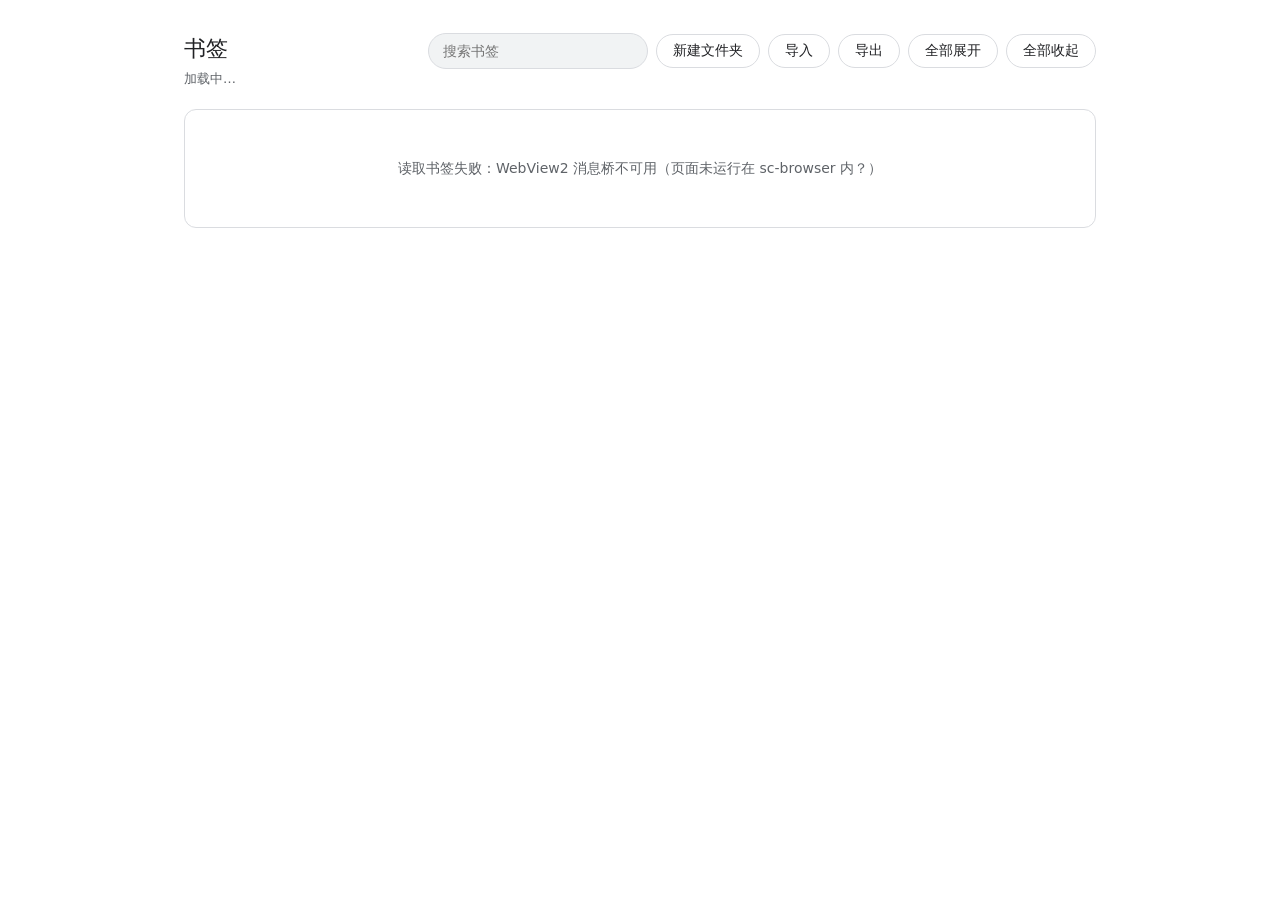
<file: src/ScBrowser/Assets/ui/bookmarks/index.html>
<!DOCTYPE html>
<html lang="zh-CN">

<head>
  <meta charset="utf-8" />
  <title>书签</title>
  <link rel="stylesheet" href="../common/base.css" />
  <link rel="stylesheet" href="bookmarks.css" />
</head>

<body>
  <div class="page">
    <header class="page-header">
      <div>
        <h1 class="page-title">书签</h1>
        <p class="page-subtitle" id="summary">加载中…</p>
      </div>
      <div class="header-actions">
        <input class="input search-input" id="search" type="search" placeholder="搜索书签" />
        <button class="btn" id="new-folder">新建文件夹</button>
        <button class="btn" id="import">导入</button>
        <button class="btn" id="export">导出</button>
        <button class="btn" id="expand-all">全部展开</button>
        <button class="btn" id="collapse-all">全部收起</button>
      </div>
    </header>

    <div class="list" id="list"></div>
  </div>

  <!-- 编辑对话框（新建/编辑书签与文件夹，替代 prompt） -->
  <div class="modal-backdrop" id="edit-backdrop" hidden>
    <div class="modal">
      <h2 class="modal-title" id="edit-title">编辑书签</h2>
      <label class="modal-label" for="edit-name">名称</label>
      <input class="input" id="edit-name" />
      <label class="modal-label" for="edit-url" id="edit-url-label">网址</label>
      <input class="input" id="edit-url" />
      <label class="modal-label" for="edit-folder">文件夹</label>
      <select class="input" id="edit-folder"></select>
      <div class="modal-actions">
        <button class="btn" id="edit-cancel">取消</button>
        <button class="btn btn-primary" id="edit-save">保存</button>
      </div>
    </div>
  </div>

  <!-- 右键菜单 -->
  <div class="context-menu" id="context-menu" hidden></div>

  <script src="../common/browser-api.js"></script>
  <script src="bookmarks.js"></script>
</body>

</html>
</file>
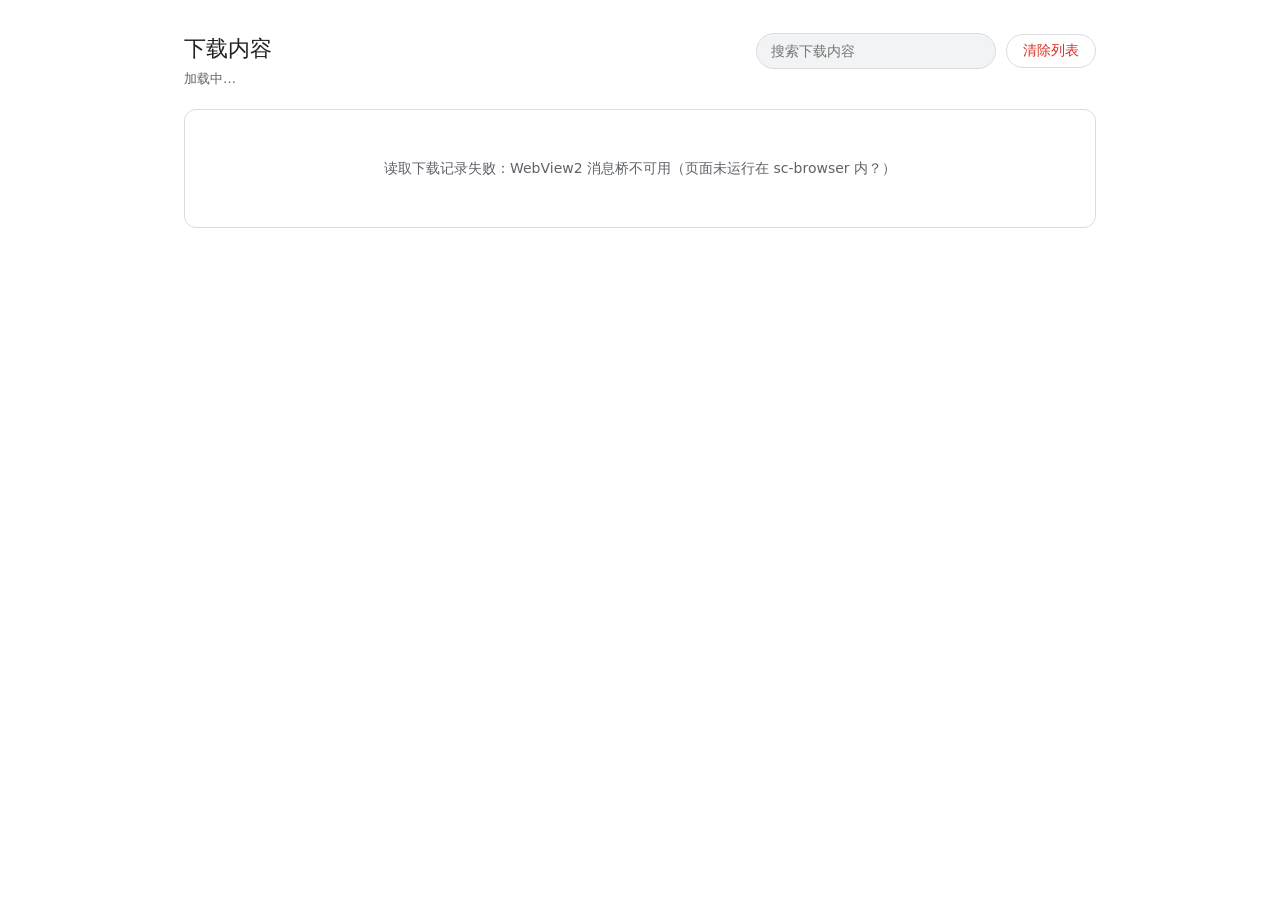
<file: src/ScBrowser/Assets/ui/downloads/index.html>
<!DOCTYPE html>
<html lang="zh-CN">

<head>
  <meta charset="utf-8" />
  <title>下载内容</title>
  <link rel="stylesheet" href="../common/base.css" />
  <link rel="stylesheet" href="downloads.css" />
</head>

<body>
  <div class="page">
    <header class="page-header">
      <div>
        <h1 class="page-title">下载内容</h1>
        <p class="page-subtitle" id="summary">加载中…</p>
      </div>
      <div class="header-actions">
        <input class="input search-input" id="search" type="search" placeholder="搜索下载内容" />
        <button class="btn btn-danger" id="clear-all" title="只清除列表，不删除磁盘上的文件">清除列表</button>
      </div>
    </header>

    <div class="list" id="list"></div>
  </div>

  <script src="../common/browser-api.js"></script>
  <script src="downloads.js"></script>
</body>

</html>
</file>
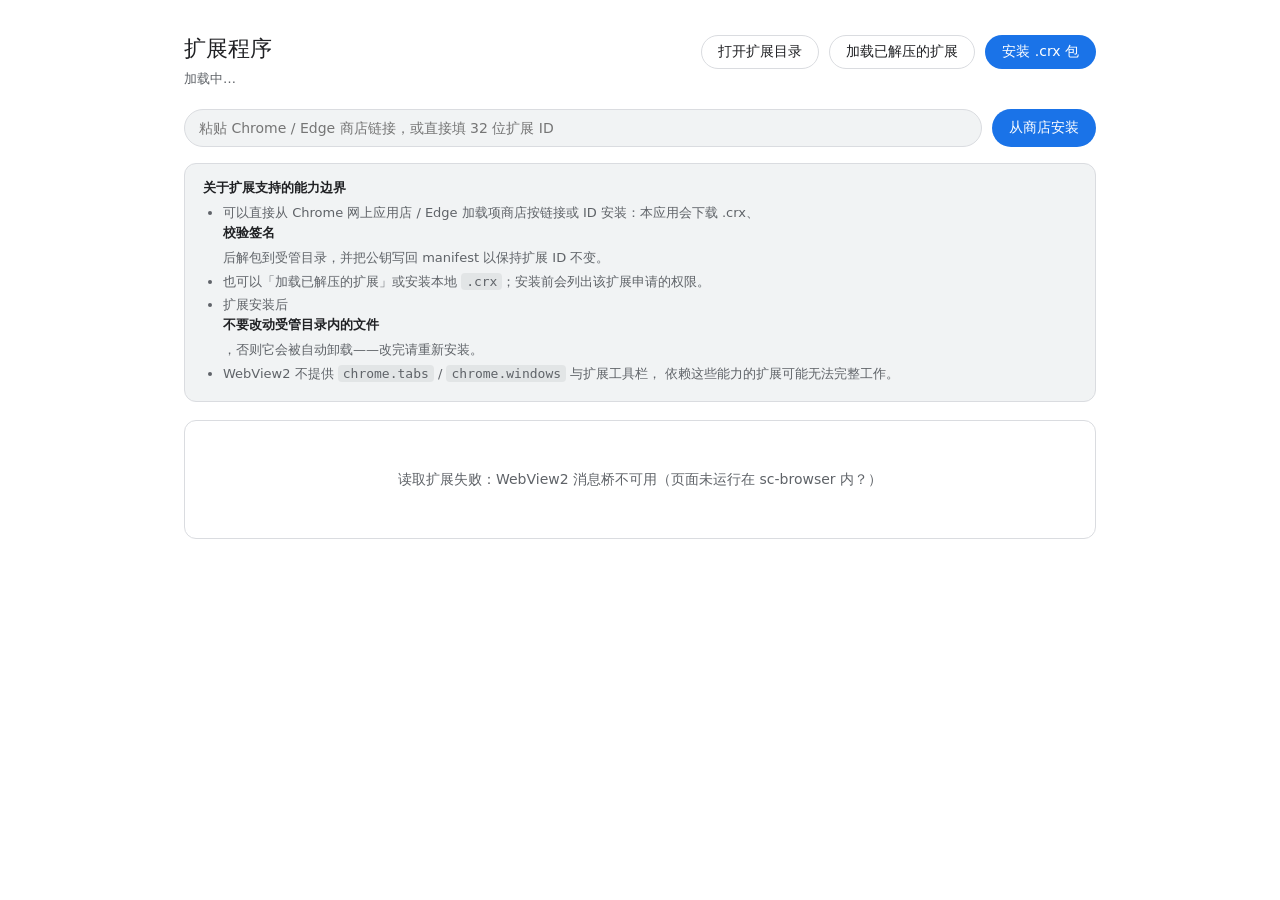
<file: src/ScBrowser/Assets/ui/extensions/index.html>
<!DOCTYPE html>
<html lang="zh-CN">

<head>
  <meta charset="utf-8" />
  <title>扩展程序</title>
  <link rel="stylesheet" href="../common/base.css" />
  <link rel="stylesheet" href="extensions.css" />
</head>

<body>
  <div class="page">
    <header class="page-header">
      <div>
        <h1 class="page-title">扩展程序</h1>
        <p class="page-subtitle" id="summary">加载中…</p>
      </div>
      <div class="header-actions">
        <button class="btn" id="open-folder">打开扩展目录</button>
        <button class="btn" id="install-folder">加载已解压的扩展</button>
        <button class="btn btn-primary" id="install-crx">安装 .crx 包</button>
      </div>
    </header>

    <div class="install-bar">
      <input class="input" id="store-input" type="url"
             placeholder="粘贴 Chrome / Edge 商店链接，或直接填 32 位扩展 ID" />
      <button class="btn btn-primary" id="install-store">从商店安装</button>
    </div>

    <div class="notice">
      <strong>关于扩展支持的能力边界</strong>
      <ul>
        <li>可以直接从 Chrome 网上应用店 / Edge 加载项商店按链接或 ID 安装：本应用会下载 .crx、
          <strong>校验签名</strong>后解包到受管目录，并把公钥写回 manifest 以保持扩展 ID 不变。</li>
        <li>也可以「加载已解压的扩展」或安装本地 <code>.crx</code>；安装前会列出该扩展申请的权限。</li>
        <li>扩展安装后<strong>不要改动受管目录内的文件</strong>，否则它会被自动卸载——改完请重新安装。</li>
        <li>WebView2 不提供 <code>chrome.tabs</code> / <code>chrome.windows</code> 与扩展工具栏，
          依赖这些能力的扩展可能无法完整工作。</li>
      </ul>
    </div>

    <div class="list" id="list"></div>
  </div>

  <script src="../common/browser-api.js"></script>
  <script src="extensions.js"></script>
</body>

</html>
</file>
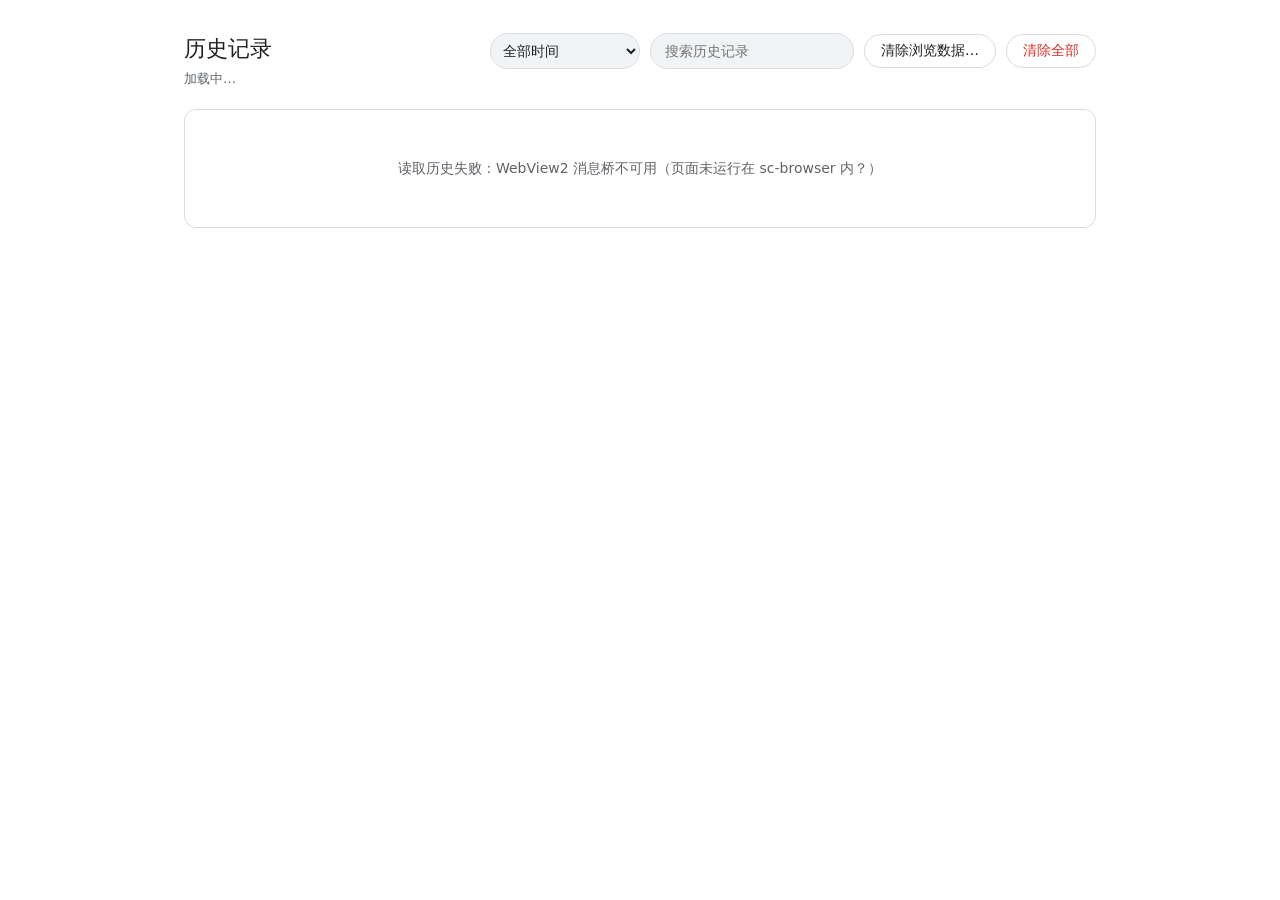
<file: src/ScBrowser/Assets/ui/history/index.html>
<!DOCTYPE html>
<html lang="zh-CN">

<head>
  <meta charset="utf-8" />
  <title>历史记录</title>
  <link rel="stylesheet" href="../common/base.css" />
  <link rel="stylesheet" href="history.css" />
</head>

<body>
  <div class="page">
    <header class="page-header">
      <div>
        <h1 class="page-title">历史记录</h1>
        <p class="page-subtitle" id="summary">加载中…</p>
      </div>
      <div class="header-actions">
        <select class="input" id="range" title="时间范围">
          <option value="all">全部时间</option>
          <option value="today">今天</option>
          <option value="7d">近 7 天</option>
          <option value="30d">近 30 天</option>
        </select>
        <input class="input search-input" id="search" type="search" placeholder="搜索历史记录" />
        <button class="btn" id="clear-data" title="打开设置页清除浏览数据">清除浏览数据…</button>
        <button class="btn btn-danger" id="delete-selected" hidden>删除所选</button>
        <button class="btn btn-danger" id="clear-all">清除全部</button>
      </div>
    </header>

    <div class="list" id="list"></div>
  </div>

  <script src="../common/browser-api.js"></script>
  <script src="history.js"></script>
</body>

</html>
</file>
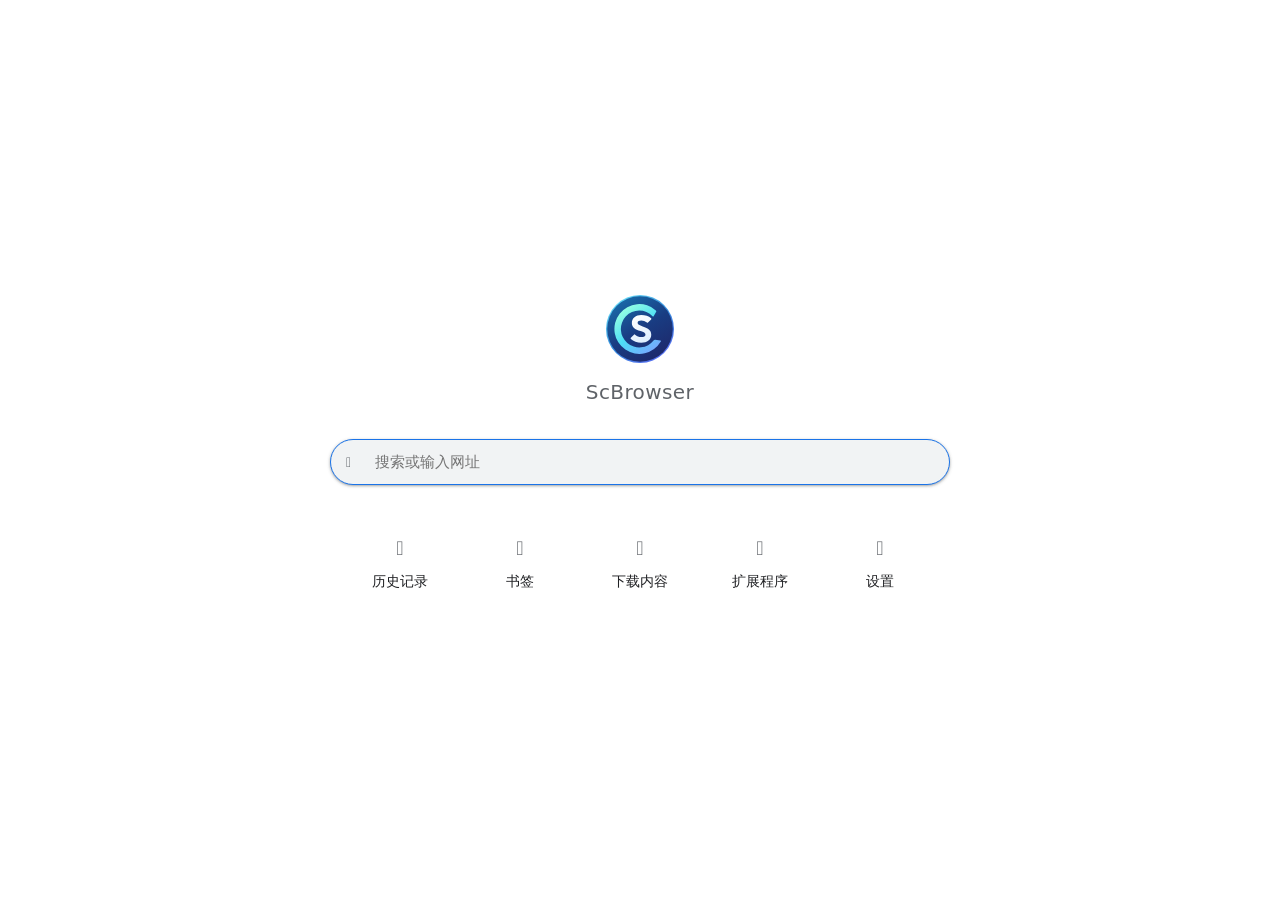
<file: src/ScBrowser/Assets/ui/newtab/index.html>
<!DOCTYPE html>
<html lang="zh-CN">

<head>
  <meta charset="utf-8" />
  <meta name="viewport" content="width=device-width, initial-scale=1" />
  <title>新标签页</title>
  <link rel="stylesheet" href="../common/base.css" />
  <link rel="stylesheet" href="newtab.css" />
</head>

<body>
  <main class="newtab">
    <div class="brand">
      <!-- 用真正的应用图标（SVG，任意尺寸都清晰）；此前这里是一个手写的 "sc" 文本块 -->
      <img class="brand-mark" src="../common/sc-browser.svg" alt="ScBrowser" />
      <div class="brand-name">ScBrowser</div>
    </div>

    <form class="search" id="search-form" autocomplete="off">
      <span class="search-icon">&#xE721;</span>
      <input class="input search-input"
             id="search-input"
             type="text"
             placeholder="搜索或输入网址"
             autofocus />
    </form>

    <nav class="quick-links" id="quick-links">
      <a class="quick-link" href="#" data-target="browser://history">
        <span class="quick-icon">&#xE81C;</span>
        <span>历史记录</span>
      </a>
      <a class="quick-link" href="#" data-target="browser://bookmarks">
        <span class="quick-icon">&#xE734;</span>
        <span>书签</span>
      </a>
      <a class="quick-link" href="#" data-target="browser://downloads">
        <span class="quick-icon">&#xE896;</span>
        <span>下载内容</span>
      </a>
      <a class="quick-link" href="#" data-target="browser://extensions">
        <span class="quick-icon">&#xE71D;</span>
        <span>扩展程序</span>
      </a>
      <a class="quick-link" href="#" data-target="browser://settings">
        <span class="quick-icon">&#xE713;</span>
        <span>设置</span>
      </a>
    </nav>
  </main>

  <script src="../common/browser-api.js"></script>
  <script src="newtab.js"></script>
</body>

</html>
</file>
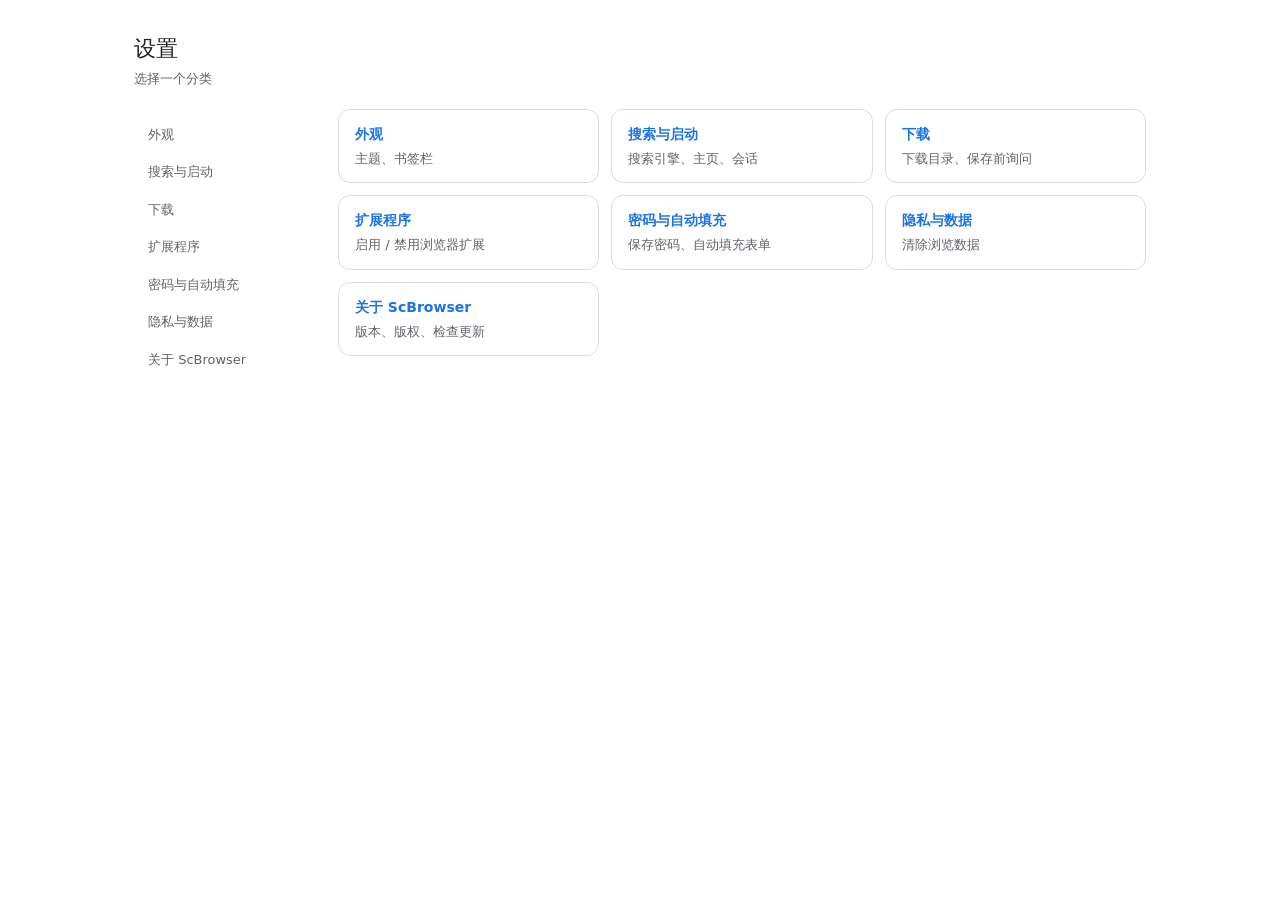
<file: src/ScBrowser/Assets/ui/settings/index.html>
<!DOCTYPE html>
<html lang="zh-CN">

<head>
  <meta charset="utf-8" />
  <title>设置</title>
  <link rel="stylesheet" href="../common/base.css" />
  <link rel="stylesheet" href="settings.css" />
</head>

<body>
  <div class="page">
    <header class="page-header">
      <div>
        <h1 class="page-title" id="page-title">设置</h1>
        <p class="page-subtitle" id="page-subtitle">选择一个分类</p>
      </div>
    </header>

    <!-- Chrome 式布局：左侧分类导航 + 右侧内容。
         每个分类是一个独立页面（hash 路由，如 browser://settings#downloads），
         无 hash 时显示「设置」首页（分类卡片列表）。 -->
    <div class="settings-layout">
      <nav class="settings-nav" id="nav">
        <a href="#appearance" class="nav-item">外观</a>
        <a href="#search-startup" class="nav-item">搜索与启动</a>
        <a href="#downloads" class="nav-item">下载</a>
        <a href="#extensions" class="nav-item">扩展程序</a>
        <a href="#passwords" class="nav-item">密码与自动填充</a>
        <a href="#privacy" class="nav-item">隐私与数据</a>
        <a href="#about" class="nav-item">关于 ScBrowser</a>
      </nav>

      <main class="settings-content" id="content">
        <!-- 设置首页（无 hash 时显示）：分类卡片列表，点击进入对应分类页 -->
        <section class="settings-section" id="home" data-title="设置" data-subtitle="选择一个分类">
          <div class="home-cards">
            <a class="home-card" href="#appearance"><span class="home-card-title">外观</span><span>主题、书签栏</span></a>
            <a class="home-card" href="#search-startup"><span class="home-card-title">搜索与启动</span><span>搜索引擎、主页、会话</span></a>
            <a class="home-card" href="#downloads"><span class="home-card-title">下载</span><span>下载目录、保存前询问</span></a>
            <a class="home-card" href="#extensions"><span class="home-card-title">扩展程序</span><span>启用 / 禁用浏览器扩展</span></a>
            <a class="home-card" href="#passwords"><span class="home-card-title">密码与自动填充</span><span>保存密码、自动填充表单</span></a>
            <a class="home-card" href="#privacy"><span class="home-card-title">隐私与数据</span><span>清除浏览数据</span></a>
            <a class="home-card" href="#about"><span class="home-card-title">关于 ScBrowser</span><span>版本、版权、检查更新</span></a>
          </div>
        </section>

        <!-- 外观 -->
        <section class="settings-section card" id="appearance" data-title="外观" data-subtitle="改动即时生效并自动保存">
          <h2 class="card-title">外观</h2>
          <div class="field">
            <label for="theme">主题</label>
            <select class="input" id="theme">
              <option value="System">跟随系统</option>
              <option value="Light">浅色</option>
              <option value="Dark">深色</option>
            </select>
          </div>
          <div class="field row">
            <label for="show-bookmarks-bar">始终显示书签栏（快捷键 Ctrl+Shift+B）</label>
            <label class="switch">
              <input type="checkbox" id="show-bookmarks-bar" />
              <span class="switch-track"></span>
            </label>
          </div>
          <div class="field row">
            <label for="show-home-button">工具栏显示主页按钮</label>
            <label class="switch">
              <input type="checkbox" id="show-home-button" />
              <span class="switch-track"></span>
            </label>
          </div>
        </section>

        <!-- 搜索与启动 -->
        <section class="settings-section card" id="search-startup" data-title="搜索与启动" data-subtitle="改动即时生效并自动保存">
          <h2 class="card-title">搜索与启动</h2>
          <div class="field">
            <label for="search-template">搜索引擎地址模板</label>
            <input class="input" id="search-template" type="text" spellcheck="false"
                   placeholder="https://www.bing.com/search?q={0}" />
            <p class="hint"><code>{0}</code> 会被替换为 URL 编码后的查询词。</p>
          </div>
          <div class="field">
            <label for="home-page">主页</label>
            <input class="input" id="home-page" type="text" spellcheck="false" />
            <p class="hint">点击工具栏主页按钮时打开；填 <code>browser://newtab</code> 表示新标签页。</p>
          </div>
          <div class="field row">
            <label for="restore-session">启动时恢复上次的标签页</label>
            <label class="switch">
              <input type="checkbox" id="restore-session" />
              <span class="switch-track"></span>
            </label>
          </div>
          <div class="field row">
            <label for="remember-session">退出时保存会话</label>
            <label class="switch">
              <input type="checkbox" id="remember-session" />
              <span class="switch-track"></span>
            </label>
          </div>
        </section>

        <!-- 下载 -->
        <section class="settings-section card" id="downloads" data-title="下载" data-subtitle="改动即时生效并自动保存">
          <h2 class="card-title">下载</h2>
          <div class="field">
            <label for="downloads-folder">下载目录</label>
            <input class="input" id="downloads-folder" type="text" spellcheck="false"
                   placeholder="留空则使用系统「下载」文件夹" />
          </div>
          <div class="field row">
            <label for="ask-where">下载前询问保存位置</label>
            <label class="switch">
              <input type="checkbox" id="ask-where" />
              <span class="switch-track"></span>
            </label>
          </div>
        </section>

        <!-- 扩展 -->
        <section class="settings-section card" id="extensions" data-title="扩展程序" data-subtitle="改动即时生效并自动保存">
          <h2 class="card-title">扩展程序</h2>
          <div class="field row">
            <label for="enable-extensions">启用浏览器扩展</label>
            <label class="switch">
              <input type="checkbox" id="enable-extensions" />
              <span class="switch-track"></span>
            </label>
          </div>
          <p class="hint warn">该开关在 WebView2 环境创建时生效，<strong>改动需要重启应用</strong>。</p>
        </section>

        <!-- 密码与自动填充 -->
        <section class="settings-section card" id="passwords" data-title="密码与自动填充" data-subtitle="改动即时生效并自动保存">
          <h2 class="card-title">密码与自动填充</h2>
          <div class="field row">
            <label for="save-passwords">保存密码</label>
            <label class="switch">
              <input type="checkbox" id="save-passwords" />
              <span class="switch-track"></span>
            </label>
          </div>
          <div class="field row">
            <label for="autofill-forms">自动填充表单</label>
            <label class="switch">
              <input type="checkbox" id="autofill-forms" />
              <span class="switch-track"></span>
            </label>
          </div>
          <p class="hint">密码由浏览器内核保存在本机用户数据目录，不会上传。关闭后新密码不再保存；
            已保存的密码可在「隐私与数据」里删除。</p>
        </section>

        <!-- 隐私与数据 -->
        <section class="settings-section card" id="privacy" data-title="隐私与数据" data-subtitle="改动即时生效并自动保存">
          <h2 class="card-title">隐私与数据</h2>
          <p class="hint">选择要清除的内容，然后点击清除。此操作不可撤销。</p>
          <div class="checkbox-list">
            <label><input type="checkbox" id="clear-cache" /> 缓存的图片与文件</label>
            <label><input type="checkbox" id="clear-cookies" /> Cookie 及网站登录状态</label>
            <label><input type="checkbox" id="clear-storage" /> 网站存储数据（LocalStorage / IndexedDB）</label>
            <label><input type="checkbox" id="clear-passwords" /> 已保存的密码</label>
            <label><input type="checkbox" id="clear-autofill" /> 表单自动填充数据</label>
          </div>
          <button class="btn btn-danger" id="clear-now">清除所选数据</button>
        </section>

        <!-- 关于 ScBrowser（原「关于」弹窗的内容并入此处，Chrome 的 chrome://settings/help 同款） -->
        <section class="settings-section card" id="about" data-title="关于 ScBrowser" data-subtitle="版本、作者与用户数据">
          <div class="about-brand">
            <img class="about-logo" src="../common/sc-browser.svg" alt="ScBrowser" draggable="false" />
            <div class="about-main">
              <p class="about-name">ScBrowser</p>
              <p class="about-meta-line"><span id="about-version">版本 —</span><span class="about-sep">·</span><span id="about-author">作者 @zouv</span></p>
              <p class="about-description">基于 Chromium 内核（WebView2）的 Windows 桌面浏览器，开放源代码。</p>
              <div class="about-actions">
                <button class="btn" id="check-update">检查更新</button>
                <button class="btn" id="open-extensions">打开扩展程序</button>
              </div>
            </div>
          </div>
          <dl class="info" id="app-info">
            <dt>用户数据目录</dt><dd id="info-userdata" class="mono">—</dd>
            <dt>扩展目录</dt><dd id="info-extensions" class="mono">—</dd>
            <dt>书签与历史数据库</dt><dd id="info-db" class="mono">—</dd>
            <dt>日志目录</dt><dd id="info-logs" class="mono">—</dd>
          </dl>
        </section>
      </main>
    </div>
  </div>

  <script src="../common/browser-api.js"></script>
  <script src="settings.js"></script>
</body>

</html>
</file>
<file: src/ScBrowser/Assets/ui/common/base.css>
/*
 * sc-browser 内部页面（WebUI）共用样式令牌。
 * 命名与 WPF 侧 Themes/Theme.Light.xaml 保持一致，便于两套 UI 观感统一。
 * 深色跟随系统（prefers-color-scheme）；后续接入设置页后可由宿主推送主题覆盖。
 */

:root {
  --surface: #ffffff;
  --surface-subtle: #f1f3f4;
  --surface-raised: #ffffff;
  --border: #dadce0;
  --text-primary: #202124;
  --text-secondary: #5f6368;
  --accent: #1a73e8;
  --accent-contrast: #ffffff;
  --danger: #d93025;
  --hover: rgba(60, 64, 67, 0.08);
  --shadow-sm: 0 1px 2px rgba(60, 64, 67, 0.3), 0 1px 3px 1px rgba(60, 64, 67, 0.15);
  --radius-md: 8px;
  --radius-lg: 12px;
  --radius-pill: 999px;
  --font: "Segoe UI", "Microsoft YaHei UI", system-ui, sans-serif;
}

@media (prefers-color-scheme: dark) {
  :root {
    --surface: #202124;
    --surface-subtle: #292a2d;
    --surface-raised: #35363a;
    --border: #3c4043;
    --text-primary: #e8eaed;
    --text-secondary: #9aa0a6;
    --accent: #8ab4f8;
    --accent-contrast: #202124;
    --danger: #f28b82;
    --hover: rgba(232, 234, 237, 0.08);
    --shadow-sm: 0 1px 3px rgba(0, 0, 0, 0.5);
  }
}

* {
  box-sizing: border-box;
}

html,
body {
  margin: 0;
  padding: 0;
  height: 100%;
}

body {
  font-family: var(--font);
  background: var(--surface);
  color: var(--text-primary);
  font-size: 14px;
  line-height: 1.5;
  -webkit-font-smoothing: antialiased;
}

a {
  color: var(--accent);
  text-decoration: none;
}

a:hover {
  text-decoration: underline;
}

button {
  font-family: inherit;
  font-size: inherit;
  cursor: pointer;
}

/* ---------------- 通用容器 ---------------- */

.page {
  max-width: 960px;
  margin: 0 auto;
  padding: 32px 24px 48px;
}

.page-header {
  display: flex;
  align-items: baseline;
  justify-content: space-between;
  gap: 16px;
  margin-bottom: 20px;
}

.page-title {
  font-size: 22px;
  font-weight: 500;
  margin: 0;
}

.page-subtitle {
  color: var(--text-secondary);
  font-size: 13px;
  margin: 4px 0 0;
}

/* ---------------- 按钮 ---------------- */

.btn {
  border: 1px solid var(--border);
  background: var(--surface);
  color: var(--text-primary);
  border-radius: var(--radius-pill);
  padding: 7px 16px;
  transition: background 0.12s ease;
}

.btn:hover {
  background: var(--hover);
}

.btn-primary {
  background: var(--accent);
  border-color: transparent;
  color: var(--accent-contrast);
}

.btn-primary:hover {
  filter: brightness(1.08);
}

.btn-danger {
  color: var(--danger);
  border-color: var(--border);
}

.btn-danger:hover {
  background: var(--hover);
}

.btn:disabled {
  opacity: 0.5;
  cursor: default;
}

/* ---------------- 列表 ---------------- */

.list {
  border: 1px solid var(--border);
  border-radius: var(--radius-lg);
  overflow: hidden;
  background: var(--surface-raised);
}

.list-row {
  display: flex;
  align-items: center;
  gap: 12px;
  padding: 12px 16px;
  border-bottom: 1px solid var(--border);
}

.list-row:last-child {
  border-bottom: none;
}

.list-row:hover {
  background: var(--hover);
}

.list-empty {
  padding: 48px 16px;
  text-align: center;
  color: var(--text-secondary);
}

/* ---------------- 输入框 ---------------- */

.input {
  width: 100%;
  padding: 10px 14px;
  border: 1px solid var(--border);
  border-radius: var(--radius-pill);
  background: var(--surface-subtle);
  color: var(--text-primary);
  font-family: inherit;
  font-size: 14px;
  outline: none;
}

.input:focus {
  border-color: var(--accent);
}

/* ---------------- 开关 ---------------- */

.switch {
  position: relative;
  width: 40px;
  height: 22px;
  flex: 0 0 auto;
}

.switch input {
  opacity: 0;
  width: 0;
  height: 0;
}

.switch-track {
  position: absolute;
  inset: 0;
  background: var(--border);
  border-radius: var(--radius-pill);
  transition: background 0.15s ease;
}

.switch-track::after {
  content: "";
  position: absolute;
  top: 3px;
  left: 3px;
  width: 16px;
  height: 16px;
  border-radius: 50%;
  background: #fff;
  transition: transform 0.15s ease;
}

.switch input:checked + .switch-track {
  background: var(--accent);
}

.switch input:checked + .switch-track::after {
  transform: translateX(18px);
}

/* ---------------- 杂项 ---------------- */

.muted {
  color: var(--text-secondary);
}

.truncate {
  overflow: hidden;
  text-overflow: ellipsis;
  white-space: nowrap;
}

.toast {
  position: fixed;
  left: 50%;
  bottom: 28px;
  transform: translateX(-50%);
  background: var(--surface-raised);
  border: 1px solid var(--border);
  box-shadow: var(--shadow-sm);
  border-radius: var(--radius-md);
  padding: 10px 18px;
  opacity: 0;
  pointer-events: none;
  transition: opacity 0.2s ease;
}

.toast.show {
  opacity: 1;
}
</file>
<file: src/ScBrowser/Assets/ui/bookmarks/bookmarks.css>
.header-actions {
  display: flex;
  align-items: center;
  gap: 8px;
}

.btn-small {
  padding: 4px 10px;
  font-size: 12px;
}

.bookmark-row {
  cursor: default;
  display: flex;
  align-items: center;
  gap: 8px;
}

.folder-row {
  cursor: pointer;
}

.bookmark-icon {
  flex: 0 0 14px;
  color: var(--text-secondary);
  font-size: 12px;
  text-align: center;
}

.bookmark-main {
  flex: 1;
  min-width: 0;
}

.bookmark-title {
  font-weight: 500;
  margin-bottom: 2px;
}

.bookmark-url {
  font-size: 12px;
  color: var(--text-secondary);
}

.bookmark-actions {
  display: flex;
  align-items: center;
  gap: 6px;
  opacity: 0;
}

.list-row:hover .bookmark-actions {
  opacity: 1;
}

.move-picker {
  height: 30px;
  max-width: 220px;
}

.bookmark-children:empty {
  display: none;
}

/* 关键：下面的弹层/菜单都写了 display:flex，会覆盖 hidden 属性的 UA 样式（display:none），
   导致「打开页面就常显、点取消关不掉」——用 !important 把 hidden 的优先级抢回来。 */
[hidden] {
  display: none !important;
}

/* 拖拽落点提示 */
.drop-target {
  outline: 2px dashed var(--accent);
  outline-offset: -2px;
}

/* 编辑对话框（模态） */
.modal-backdrop {
  position: fixed;
  inset: 0;
  background: rgba(0, 0, 0, 0.35);
  display: flex;
  align-items: center;
  justify-content: center;
  z-index: 100;
}

.modal {
  width: 400px;
  max-width: calc(100vw - 48px);
  background: var(--surface);
  border: 1px solid var(--border);
  border-radius: 10px;
  padding: 20px;
  box-shadow: 0 12px 32px rgba(0, 0, 0, 0.3);
  display: flex;
  flex-direction: column;
  gap: 8px;
}

.modal-title {
  font-size: 16px;
  margin: 0 0 6px;
}

.modal-label {
  font-size: 12px;
  color: var(--text-secondary);
}

.modal-actions {
  display: flex;
  justify-content: flex-end;
  gap: 8px;
  margin-top: 10px;
}

/* 右键菜单 */
.context-menu {
  position: fixed;
  z-index: 200;
  min-width: 180px;
  background: var(--surface);
  border: 1px solid var(--border);
  border-radius: 8px;
  padding: 4px;
  box-shadow: 0 8px 24px rgba(0, 0, 0, 0.3);
  display: flex;
  flex-direction: column;
}

.context-menu-item {
  text-align: left;
  background: transparent;
  border: 0;
  border-radius: 4px;
  padding: 7px 12px;
  font-size: 13px;
  color: var(--text-primary);
  cursor: pointer;
}

.context-menu-item:hover {
  background: var(--hover);
}

.context-menu-item.danger {
  color: var(--danger);
}

/* 搜索框（与历史页同款） */
.search-input {
  width: 220px;
  height: 36px;
  padding: 0 14px;
}

.header-actions .btn {
  white-space: nowrap;
}
</file>
<file: src/ScBrowser/Assets/ui/downloads/downloads.css>
.download-row {
  cursor: default;
}

.download-main {
  flex: 1;
  min-width: 0;
}

.download-name {
  font-weight: 500;
  margin-bottom: 2px;
}

.download-meta {
  font-size: 12px;
  color: var(--text-secondary);
}

.progress-track {
  height: 4px;
  border-radius: 2px;
  background: var(--surface-subtle);
  border: 1px solid var(--border);
  margin-top: 8px;
  overflow: hidden;
}

.progress-fill {
  height: 100%;
  background: var(--accent);
  width: 0;
  transition: width 0.15s linear;
}

.download-actions {
  flex: 0 0 auto;
  display: flex;
  align-items: center;
  gap: 8px;
}

.status {
  font-size: 12px;
  padding: 2px 8px;
  border-radius: var(--radius-pill);
  border: 1px solid var(--border);
  color: var(--text-secondary);
  white-space: nowrap;
}

.status-completed {
  color: var(--accent);
  border-color: var(--accent);
}

.status-failed {
  color: var(--danger);
  border-color: var(--danger);
}

.header-actions {
  display: flex;
  align-items: center;
  gap: 10px;
}

.header-actions .btn {
  white-space: nowrap;
}

.search-input {
  width: 240px;
  height: 36px;
  padding: 0 14px;
}

/* 来源 URL 行 */
.download-url {
  font-size: 11px;
  color: var(--text-secondary);
  opacity: 0.85;
  margin-top: 1px;
}
</file>
<file: src/ScBrowser/Assets/ui/extensions/extensions.css>
.header-actions {
  display: flex;
  align-items: center;
  gap: 10px;
  flex-wrap: wrap;
  justify-content: flex-end;
}

.notice {
  border: 1px solid var(--border);
  border-radius: var(--radius-lg);
  padding: 14px 18px;
  margin-bottom: 18px;
  background: var(--surface-subtle);
  font-size: 13px;
  color: var(--text-secondary);
}

.notice strong {
  display: block;
  color: var(--text-primary);
  margin-bottom: 6px;
}

.notice ul {
  margin: 0;
  padding-left: 20px;
}

.notice li {
  margin: 4px 0;
}

.notice code {
  font-family: Consolas, "Cascadia Mono", monospace;
  background: var(--hover);
  padding: 1px 5px;
  border-radius: 4px;
}

.extension-row {
  cursor: default;
}

.extension-main {
  flex: 1;
  min-width: 0;
}

.extension-name {
  font-weight: 500;
  margin-bottom: 2px;
}

.extension-id {
  font-size: 12px;
  color: var(--text-secondary);
  font-family: Consolas, "Cascadia Mono", monospace;
}

.install-bar {
  display: flex;
  gap: 10px;
  margin-bottom: 16px;
}

.install-bar .input {
  flex: 1;
  height: 38px;
  padding: 0 14px;
}

.extension-head {
  display: flex;
  align-items: center;
  gap: 12px;
  margin-bottom: 4px;
}

.extension-icon {
  width: 32px;
  height: 32px;
  border-radius: 6px;
  flex: 0 0 auto;
}

.extension-names {
  min-width: 0;
}

.extension-description {
  margin-top: 4px;
  font-size: 12px;
  color: var(--text-secondary);
  display: -webkit-box;
  -webkit-line-clamp: 2;
  -webkit-box-orient: vertical;
  overflow: hidden;
}

.extension-warning {
  margin-top: 4px;
  font-size: 12px;
  color: var(--danger);
}

.extension-permissions {
  margin-top: 6px;
  display: flex;
  flex-wrap: wrap;
  gap: 6px;
}

.permission-chip {
  font-size: 11px;
  padding: 2px 8px;
  border-radius: var(--radius-pill);
  background: var(--surface-subtle);
  color: var(--text-secondary);
  font-family: Consolas, "Cascadia Mono", monospace;
}

.extension-actions {
  flex: 0 0 auto;
  display: flex;
  align-items: center;
  gap: 14px;
}
</file>
<file: src/ScBrowser/Assets/ui/history/history.css>
.search-input {
  width: 260px;
  height: 36px;
  padding: 0 14px;
}

#range {
  height: 36px;
  padding: 0 8px;
}

.header-actions {
  display: flex;
  align-items: center;
  gap: 10px;
}

/* 三个控件挤在一行时，按钮不允许被压窄换行（否则「清除全部」会竖排）。 */
.header-actions .btn {
  white-space: nowrap;
}

/* ---- 按日期分组 ---- */

.history-group {
  margin-bottom: 18px;
}

.history-group-header {
  padding: 6px 4px;
  font-size: 13px;
  font-weight: 600;
  color: var(--text-secondary);
}

.history-group .list-row {
  border-radius: var(--radius-md);
}

.history-row {
  cursor: default;
  display: flex;
  align-items: center;
  gap: 14px;
}

.history-time {
  flex: 0 0 52px;
  font-size: 12px;
  color: var(--text-secondary);
  font-variant-numeric: tabular-nums;
}

.history-main {
  flex: 1;
  min-width: 0;
}

.history-title {
  font-weight: 500;
  margin-bottom: 2px;
}

.history-url {
  font-size: 12px;
  color: var(--text-secondary);
}

.row-action {
  visibility: hidden;
}

.list-row:hover .row-action {
  visibility: visible;
}

.icon-btn {
  border: none;
  background: transparent;
  color: var(--text-secondary);
  width: 28px;
  height: 28px;
  border-radius: 50%;
  font-family: "Segoe Fluent Icons", "Segoe MDL2 Assets";
  font-size: 13px;
}

.icon-btn:hover {
  background: var(--hover);
  color: var(--text-primary);
}

/* 多选复选框与站点首字母图标 */
.history-check {
  flex: 0 0 auto;
  width: 16px;
  height: 16px;
  accent-color: var(--accent);
  cursor: pointer;
}

.site-icon {
  flex: 0 0 24px;
  width: 24px;
  height: 24px;
  border-radius: 50%;
  background: var(--surface-subtle);
  border: 1px solid var(--border);
  color: var(--text-secondary);
  font-size: 12px;
  font-weight: 600;
  display: flex;
  align-items: center;
  justify-content: center;
}

.history-row {
  display: flex;
  align-items: center;
  gap: 10px;
  cursor: pointer;
}

.history-row:hover {
  background: var(--hover);
}

/* 行尾菜单（与书签页右键菜单同款观感） */
.context-menu {
  position: fixed;
  z-index: 200;
  min-width: 200px;
  background: var(--surface);
  border: 1px solid var(--border);
  border-radius: 8px;
  padding: 4px;
  box-shadow: 0 8px 24px rgba(0, 0, 0, 0.3);
  display: flex;
  flex-direction: column;
}

.context-menu-item {
  text-align: left;
  background: transparent;
  border: 0;
  border-radius: 4px;
  padding: 7px 12px;
  font-size: 13px;
  color: var(--text-primary);
  cursor: pointer;
}

.context-menu-item:hover {
  background: var(--hover);
}

.context-menu-item.danger {
  color: var(--danger);
}
</file>
<file: src/ScBrowser/Assets/ui/newtab/newtab.css>
/* 新标签页专有样式 */

.newtab {
  min-height: 100vh;
  display: flex;
  flex-direction: column;
  align-items: center;
  justify-content: center;
  gap: 32px;
  padding: 40px 24px;
}

.brand {
  display: flex;
  flex-direction: column;
  align-items: center;
  gap: 12px;
}

.brand-mark {
  /* 图标自带圆形轮廓和透明留边，这里只定尺寸，不额外加背景或圆角。 */
  width: 72px;
  height: 72px;
  display: block;
  user-select: none;
  -webkit-user-drag: none;
}

.brand-name {
  font-size: 20px;
  color: var(--text-secondary);
  letter-spacing: 0.4px;
}

.search {
  position: relative;
  width: min(620px, 100%);
}

.search-icon {
  position: absolute;
  left: 16px;
  top: 50%;
  transform: translateY(-50%);
  font-family: "Segoe Fluent Icons", "Segoe MDL2 Assets";
  font-size: 14px;
  color: var(--text-secondary);
  pointer-events: none;
}

.search-input {
  height: 46px;
  padding-left: 44px;
  font-size: 15px;
  box-shadow: var(--shadow-sm);
}

.quick-links {
  display: flex;
  flex-wrap: wrap;
  justify-content: center;
  gap: 12px;
}

.quick-link {
  display: flex;
  flex-direction: column;
  align-items: center;
  gap: 8px;
  width: 108px;
  padding: 16px 8px;
  border-radius: var(--radius-lg);
  color: var(--text-primary);
  text-decoration: none;
  transition: background 0.12s ease;
}

.quick-link:hover {
  background: var(--hover);
  text-decoration: none;
}

.quick-icon {
  font-family: "Segoe Fluent Icons", "Segoe MDL2 Assets";
  font-size: 20px;
  color: var(--text-secondary);
}
</file>
<file: src/ScBrowser/Assets/ui/settings/settings.css>
.page {
  max-width: 1060px;
}

/* Chrome 式两栏：左侧分类导航 + 右侧设置项 */
.settings-layout {
  display: flex;
  gap: 24px;
  align-items: flex-start;
}

.settings-nav {
  position: sticky;
  top: 12px;
  flex: 0 0 180px;
  display: flex;
  flex-direction: column;
  gap: 2px;
  padding: 8px 0;
}

.nav-item {
  padding: 8px 14px;
  border-radius: var(--radius-md);
  font-size: 13px;
  color: var(--text-secondary);
  text-decoration: none;
  cursor: pointer;
}

.nav-item:hover {
  background: var(--hover);
  color: var(--text-primary);
}

.nav-item.active {
  background: var(--hover);
  color: var(--accent);
  font-weight: 600;
}

.settings-content {
  flex: 1;
  min-width: 0;
}

/* 分类页切换用 hidden 属性；保险起见抢回优先级（bookmarks.css 同款教训：
   一旦给 .settings-section 写 display 规则，就会覆盖 hidden 的 UA 样式）。 */
[hidden] {
  display: none !important;
}

/* 设置首页：分类卡片列表（Chrome 设置首页同款） */
.home-cards {
  display: grid;
  grid-template-columns: repeat(auto-fill, minmax(240px, 1fr));
  gap: 12px;
}

.home-card {
  display: flex;
  flex-direction: column;
  gap: 4px;
  border: 1px solid var(--border);
  border-radius: var(--radius-lg);
  background: var(--surface-raised);
  padding: 14px 16px;
  text-decoration: none;
  color: var(--text-primary);
  font-size: 13px;
}

.home-card:hover {
  background: var(--hover);
}

.home-card-title {
  font-weight: 600;
  font-size: 14px;
  color: var(--accent);
}

.home-card span:last-child {
  color: var(--text-secondary);
}

.card {
  border: 1px solid var(--border);
  border-radius: var(--radius-lg);
  background: var(--surface-raised);
  padding: 18px 20px;
  margin-bottom: 18px;
}

.card-title {
  font-size: 15px;
  font-weight: 600;
  margin: 0 0 14px;
}

.field {
  margin-bottom: 16px;
}

.field:last-child {
  margin-bottom: 0;
}

.field.row {
  display: flex;
  align-items: center;
  justify-content: space-between;
  gap: 16px;
}

.field label {
  display: block;
  margin-bottom: 6px;
  font-size: 13px;
}

.field.row label {
  margin-bottom: 0;
}

.hint {
  margin: 6px 0 0;
  font-size: 12px;
  color: var(--text-secondary);
}

.hint.warn {
  color: var(--danger);
}

.hint code,
.info .mono {
  font-family: Consolas, "Cascadia Mono", monospace;
}

input[type="text"],
select.input {
  height: 36px;
  border-radius: var(--radius-md);
  background: var(--surface-subtle);
  padding: 0 12px;
}

select.input {
  cursor: pointer;
}

.checkbox-list {
  display: flex;
  flex-direction: column;
  gap: 8px;
  margin-bottom: 16px;
  font-size: 13px;
}

.checkbox-list label {
  display: flex;
  align-items: center;
  gap: 8px;
}

.info {
  display: grid;
  grid-template-columns: auto 1fr;
  gap: 8px 18px;
  margin: 0;
  font-size: 13px;
}

.info dt {
  color: var(--text-secondary);
  white-space: nowrap;
}

.info dd {
  margin: 0;
  word-break: break-all;
}

/* 关于条目（Chrome 的 chrome://settings/help 同款信息块） */
.about-brand {
  display: flex;
  align-items: flex-start;
  gap: 18px;
  margin-bottom: 18px;
}

.about-logo {
  width: 72px;
  height: 72px;
  flex: 0 0 auto;
  display: block;
  user-select: none;
  -webkit-user-drag: none;
}

.about-main {
  display: flex;
  flex-direction: column;
  flex: 1;
  min-width: 0;
}

.about-name {
  font-size: 20px;
  font-weight: 600;
  margin: 0;
}

.about-meta-line {
  display: flex;
  flex-wrap: wrap;
  align-items: center;
  gap: 6px;
  margin: 6px 0 0;
  font-size: 13px;
  color: var(--text-secondary);
}

.about-version,
.about-author {
  margin: 0;
}

.about-description {
  margin: 12px 0 0;
  font-size: 13px;
  line-height: 1.6;
  color: var(--text-secondary);
}

.about-actions {
  display: flex;
  justify-content: flex-end;
  gap: 8px;
  margin-top: 12px;
}

/* 窄窗口退化：导航移到顶部横排 */
@media (max-width: 720px) {
  .settings-layout {
    flex-direction: column;
  }

  .settings-nav {
    position: static;
    flex-direction: row;
    flex-wrap: wrap;
  }

  .about-brand {
    flex-direction: column;
  }
}
</file>
